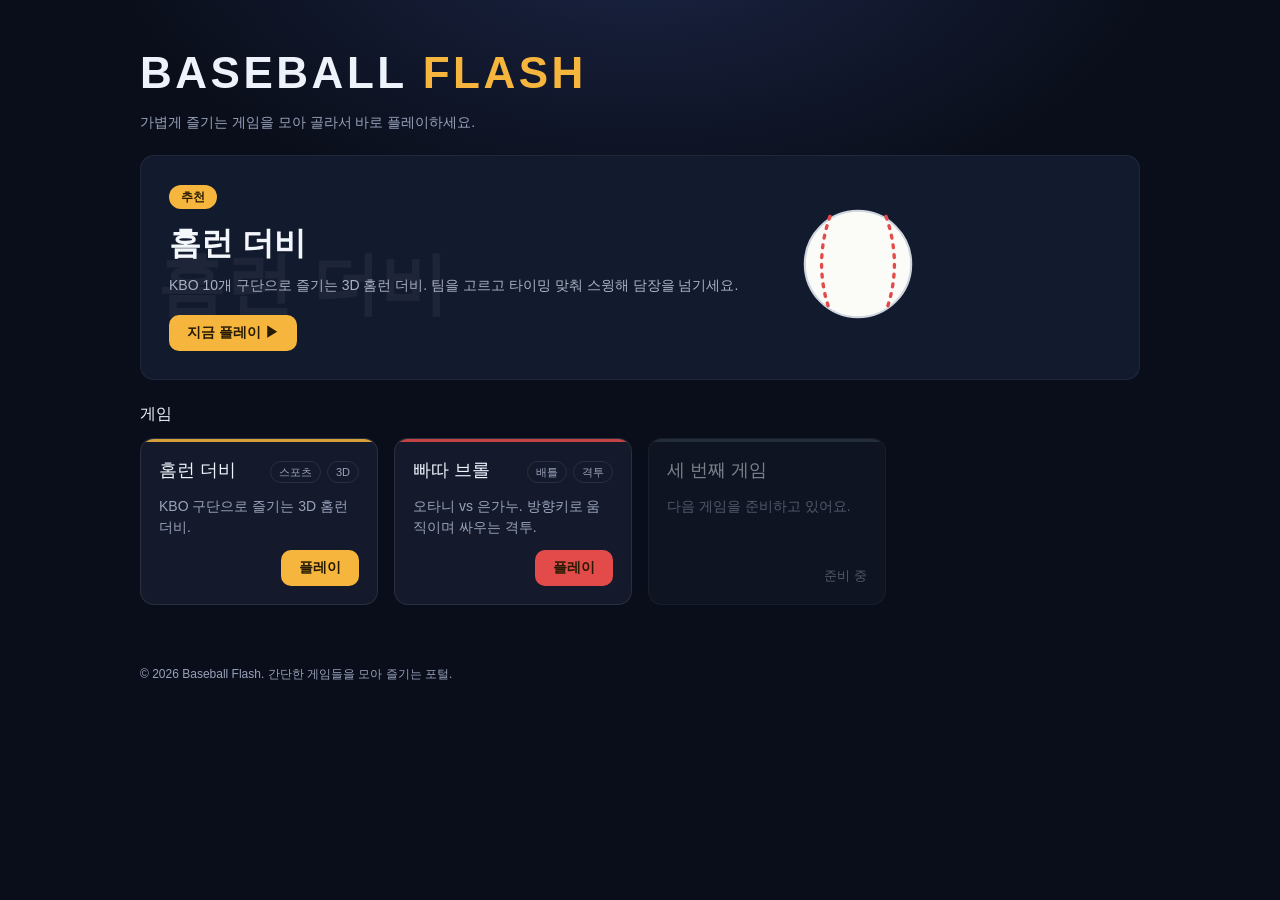
<file: index.html>
<!DOCTYPE html>
<html lang="ko">
<head>
<meta charset="utf-8">
<meta name="viewport" content="width=device-width, initial-scale=1">
<meta name="description" content="가볍게 즐기는 게임을 모아 바로 플레이하는 게임 포털, Baseball Flash">
<title>Baseball Flash — 게임 포털</title>
<link rel="stylesheet" href="styles.css">
</head>
<body>

<header class="site-head">
  <h1 class="wordmark">BASEBALL<span class="dot"> FLASH</span></h1>
  <p class="tagline">가볍게 즐기는 게임을 모아 골라서 바로 플레이하세요.</p>
</header>

<!-- 히어로: 대표 게임을 크게 노출 (내용은 portal.js가 매니페스트에서 채움) -->
<div class="hero-wrap">
  <section class="hero" id="hero" hidden aria-label="대표 게임">
    <div class="hero__bgword" id="heroBgWord" aria-hidden="true"></div>
    <div class="hero__body">
      <span class="hero__badge">추천</span>
      <h2 class="hero__title" id="heroTitle"></h2>
      <p class="hero__desc" id="heroDesc"></p>
      <button class="btn btn--play hero__cta" id="heroPlay">지금 플레이 ▶</button>
    </div>
    <div class="hero__art" aria-hidden="true">
      <svg width="140" height="140" viewBox="0 0 100 100">
        <circle cx="50" cy="50" r="38" fill="#fbfbf7" stroke="#cfd5de" stroke-width="1.5"/>
        <path d="M30 16 Q18 50 30 84" fill="none" stroke="#e24b4a" stroke-width="2.4" stroke-dasharray="2 5" stroke-linecap="round"/>
        <path d="M70 16 Q82 50 70 84" fill="none" stroke="#e24b4a" stroke-width="2.4" stroke-dasharray="2 5" stroke-linecap="round"/>
      </svg>
    </div>
  </section>
</div>

<div class="section-head"><h2 class="section-title">게임</h2></div>
<main id="grid" class="grid" aria-label="게임 목록"></main>

<footer class="site-foot">© 2026 Baseball Flash. 간단한 게임들을 모아 즐기는 포털.</footer>

<!-- 게임이 실행되는 슬롯(선택 시에만 iframe 생성, 나가면 파기) -->
<section id="player" class="player" hidden aria-label="게임 플레이어">
  <div class="player__bar">
    <h2 id="playerTitle" class="player__title"></h2>
    <button id="fsBtn" class="bar-btn" aria-label="전체화면">전체화면</button>
    <button id="exitBtn" class="bar-btn bar-btn--exit" aria-label="게임 나가기">나가기</button>
  </div>
  <div id="frameHost" class="frame-host"></div>
</section>

<script type="module" src="portal.js"></script>
</body>
</html>
</file>
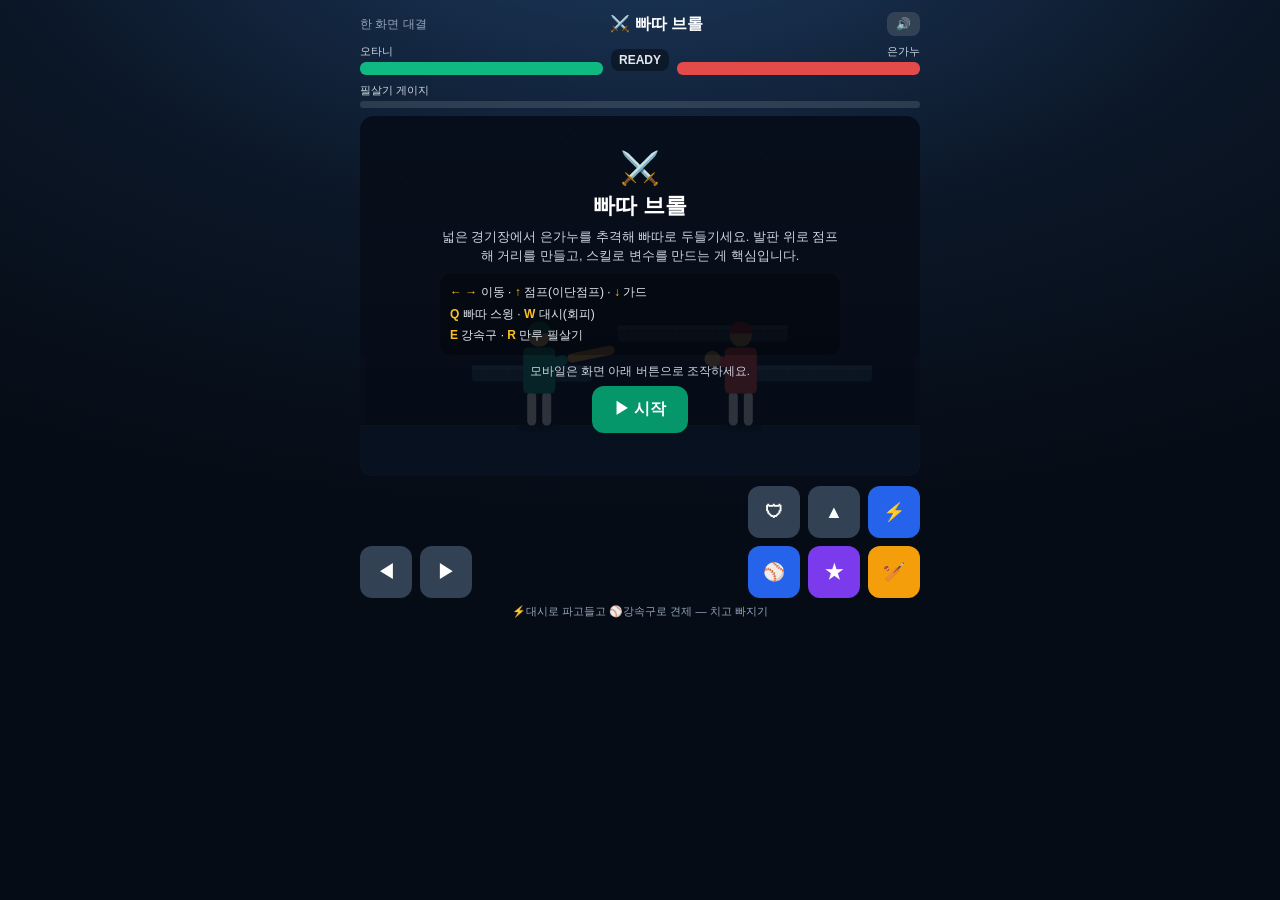
<file: battle.html>
<!DOCTYPE html>
<html lang="ko">
<head>
<meta charset="utf-8">
<meta name="viewport" content="width=device-width, initial-scale=1">
<title>빠따 브롤 — 오타니 vs 은가누 ⚔️</title>
<style>
  * { box-sizing: border-box; -webkit-tap-highlight-color: transparent; }
  html, body { margin: 0; padding: 0; }
  body {
    font-family: -apple-system, BlinkMacSystemFont, "Segoe UI", Roboto, "Apple SD Gothic Neo", "Malgun Gothic", sans-serif;
    background: radial-gradient(1200px 600px at 50% -10%, #1d3a5f 0%, #0b1626 55%, #060c16 100%);
    color: #fff; min-height: 100vh; display: flex; justify-content: center; align-items: flex-start; padding: 12px;
  }
  .wrap { width: 100%; max-width: 560px; }
  .head { display: flex; align-items: center; justify-content: space-between; margin-bottom: 8px; }
  .head h2 { font-size: 16px; margin: 0; }
  .mini-btn { font-size: 12px; padding: 5px 9px; border-radius: 8px; background: #334155; color: #fff; border: none; cursor: pointer; }
  .mini-btn:hover { background: #475569; }
  button { font-family: inherit; cursor: pointer; border: none; color: #fff; user-select: none; touch-action: manipulation; transition: background-color .1s; }
  button:disabled { cursor: default; opacity: .6; }

  .bars { display: flex; align-items: center; gap: 8px; margin-bottom: 8px; }
  .bars .col { flex: 1; }
  .bars .k { font-size: 11px; color: #cbd5e1; margin-bottom: 3px; }
  .bars .k.r { text-align: right; }
  .track { height: 13px; background: rgba(255,255,255,.12); border-radius: 6px; overflow: hidden; }
  .fill { height: 100%; transition: width .12s linear; }
  .fill.p { background: #10b981; }
  .fill.e { background: #e24b4a; margin-left: auto; }
  .track.flip { transform: scaleX(-1); }
  .round { font-size: 12px; font-weight: 800; color: #e2e8f0; background: rgba(0,0,0,.4); border-radius: 8px; padding: 4px 8px; white-space: nowrap; }
  .meterwrap { margin-bottom: 8px; }
  .meterwrap .k { font-size: 11px; color: #cbd5e1; margin-bottom: 3px; display: flex; justify-content: space-between; }
  .meterwrap .k b { color: #f6b53c; }
  .track.meter { height: 7px; }
  .fill.m { background: #f6b53c; }
  .fill.m.ready { background: #fbbf24; animation: pulse .7s infinite; }
  @keyframes pulse { 0%,100% { opacity: 1; } 50% { opacity: .5; } }

  .cvwrap { position: relative; width: 100%; border-radius: 14px; overflow: hidden; background: #0b1626; }
  canvas { display: block; width: 100%; height: auto; }

  .pad { display: flex; justify-content: space-between; gap: 10px; margin-top: 10px; align-items: flex-end; }
  .pad .side { display: flex; gap: 8px; flex-wrap: wrap; max-width: 200px; justify-content: flex-end; }
  .pbtn { width: 52px; height: 52px; border-radius: 12px; background: #334155; font-size: 18px; font-weight: 800; display: flex; align-items: center; justify-content: center; }
  .pbtn:active { background: #475569; }
  .pbtn.atk { background: #f59e0b; color: #0f172a; }
  .pbtn.atk:active { background: #d97706; }
  .pbtn.sp { background: #7c3aed; }
  .pbtn.skill { background: #2563eb; }
  .padhint { text-align: center; font-size: 11px; color: #94a3b8; margin-top: 6px; }

  .overlay { position: absolute; inset: 0; display: flex; align-items: center; justify-content: center; background: rgba(5,10,20,.82); text-align: center; padding: 16px; overflow-y: auto; }
  .overlay .card { max-width: 400px; width: 100%; }
  .overlay .emoji { font-size: 32px; }
  .overlay h1 { font-size: 22px; margin: 4px 0; }
  .overlay p { color: #cbd5e1; font-size: 13px; line-height: 1.5; margin: 6px 0; }
  .keys { font-size: 12px; color: #e2e8f0; background: rgba(0,0,0,.3); border-radius: 10px; padding: 8px 10px; margin: 8px 0; line-height: 1.8; text-align: left; }
  .keys b { color: #fbbf24; }
  .overlay .res { font-size: 26px; font-weight: 900; margin: 4px 0 2px; }
  .overlay .sub { font-size: 13.5px; color: #e2e8f0; margin-bottom: 12px; }
  .btn-green { background: #059669; border-radius: 12px; padding: 13px 22px; font-weight: 800; font-size: 16px; }
  .btn-green:hover { background: #10b981; }
  .tip { font-size: 11.5px; color: #94a3b8; margin-top: 10px; }
  [hidden] { display: none !important; }
</style>
</head>
<body>
<div class="wrap">
  <div class="head">
    <span style="font-size:12px;color:#94a3b8;">한 화면 대결</span>
    <h2>⚔️ 빠따 브롤</h2>
    <button id="muteBtn" class="mini-btn">🔊</button>
  </div>

  <div class="bars">
    <div class="col"><div class="k">오타니</div><div class="track"><div id="pHp" class="fill p" style="width:100%"></div></div></div>
    <div id="roundTag" class="round">READY</div>
    <div class="col"><div class="k r">은가누</div><div class="track flip"><div id="eHp" class="fill e" style="width:100%"></div></div></div>
  </div>
  <div class="meterwrap">
    <div class="k"><span>필살기 게이지</span><b id="meterState"></b></div>
    <div class="track meter"><div id="meter" class="fill m" style="width:0%"></div></div>
  </div>

  <div class="cvwrap" id="cvwrap">
    <canvas id="cv"></canvas>
    <div id="startOv" class="overlay">
      <div class="card">
        <div class="emoji">⚔️</div>
        <h1>빠따 브롤</h1>
        <p>넓은 경기장에서 은가누를 추격해 빠따로 두들기세요. 발판 위로 점프해 거리를 만들고, 스킬로 변수를 만드는 게 핵심입니다.</p>
        <div class="keys">
          <b>← →</b> 이동 · <b>↑</b> 점프(이단점프) · <b>↓</b> 가드<br>
          <b>Q</b> 빠따 스윙 · <b>W</b> 대시(회피)<br>
          <b>E</b> 강속구 · <b>R</b> 만루 필살기
        </div>
        <p style="font-size:11.5px">모바일은 화면 아래 버튼으로 조작하세요.</p>
        <button id="startBtn" class="btn-green">▶ 시작</button>
        <div id="bestLine" class="tip"></div>
      </div>
    </div>
    <div id="overOv" class="overlay" hidden>
      <div class="card">
        <div class="res" id="overRes">승리!</div>
        <div class="sub" id="overSub"></div>
        <div id="bestLine2" class="tip" style="margin-bottom:12px"></div>
        <button id="againBtn" class="btn-green">다시 하기</button>
      </div>
    </div>
  </div>

  <div class="pad" id="pad">
    <div class="side" style="max-width:none">
      <button class="pbtn" data-k="left">◀</button>
      <button class="pbtn" data-k="right">▶</button>
    </div>
    <div class="side">
      <button class="pbtn" data-k="guard">🛡</button>
      <button class="pbtn" data-k="jump">▲</button>
      <button class="pbtn skill" data-k="dash">⚡</button>
      <button class="pbtn skill" data-k="ball">⚾</button>
      <button class="pbtn sp" data-k="special">★</button>
      <button class="pbtn atk" data-k="attack">🏏</button>
    </div>
  </div>
  <div class="padhint">⚡대시로 파고들고 ⚾강속구로 견제 — 치고 빠지기</div>
</div>

<script>
window.addEventListener("load", function () {
  var rand = Math.random;
  var $ = function (id) { return document.getElementById(id); };
  var cv = $("cv"), ctx = cv.getContext("2d"), cvwrap = $("cvwrap");
  var W = 0, H = 0, GROUND = 0, SC = 1, ARENA_W = 1300, DPR = Math.min(window.devicePixelRatio || 1, 2);

  // ---- 오디오 ----
  var audio = null, muted = false;
  function ensureAudio() { if (muted) return null; try { if (!audio) audio = new (window.AudioContext || window.webkitAudioContext)(); if (audio.state === "suspended") audio.resume(); return audio; } catch (e) { return null; } }
  function tone(f, d, t, v, w) { t = t || "sine"; v = v || 0.05; w = w || 0; var ac = ensureAudio(); if (!ac) return; try { var o = ac.createOscillator(), g = ac.createGain(); o.type = t; o.frequency.value = f; o.connect(g); g.connect(ac.destination); var tt = ac.currentTime + w; g.gain.setValueAtTime(v, tt); g.gain.exponentialRampToValueAtTime(0.0001, tt + d); o.start(tt); o.stop(tt + d + 0.02); } catch (e) {} }
  function noise(d, v) { v = v || 0.08; var ac = ensureAudio(); if (!ac) return; try { var b = ac.createBuffer(1, Math.floor(ac.sampleRate * d), ac.sampleRate), ch = b.getChannelData(0); for (var i = 0; i < ch.length; i++) ch[i] = rand() * 2 - 1; var sc2 = ac.createBufferSource(); sc2.buffer = b; var g = ac.createGain(); g.gain.value = v; var fl = ac.createBiquadFilter(); fl.type = "lowpass"; fl.frequency.value = 1600; sc2.connect(fl); fl.connect(g); g.connect(ac.destination); var tt = ac.currentTime; g.gain.setValueAtTime(v, tt); g.gain.exponentialRampToValueAtTime(0.0001, tt + d); sc2.start(tt); sc2.stop(tt + d + 0.02); } catch (e) {} }
  function sfx(k) {
    if (k === "swing") { noise(0.06, 0.05); tone(300, 0.07, "triangle", 0.04); }
    else if (k === "hit") { noise(0.05, 0.14); tone(420, 0.06, "square", 0.06); }
    else if (k === "block") { tone(700, 0.05, "square", 0.05); noise(0.04, 0.06); }
    else if (k === "special") { tone(523, 0.12, "sawtooth", 0.05); tone(784, 0.14, "sawtooth", 0.05, 0.09); tone(1047, 0.22, "sawtooth", 0.05, 0.2); }
    else if (k === "jump") { tone(440, 0.08, "sine", 0.04); }
    else if (k === "dash") { noise(0.12, 0.06); tone(620, 0.08, "sawtooth", 0.04); }
    else if (k === "ball") { tone(880, 0.06, "square", 0.04); noise(0.05, 0.05); }
    else if (k === "ko") { tone(330, 0.12, "sine", 0.05); tone(247, 0.16, "sine", 0.05, 0.1); tone(180, 0.34, "sine", 0.05, 0.22); }
  }

  // ---- 입력 ----
  var keys = { left: false, right: false, guard: false };
  var req = { jump: false, attack: false, special: false, dash: false, ball: false };
  function press(k) {
    if (k === "left" || k === "right" || k === "guard") keys[k] = true;
    else req[k] = true;
  }
  function release(k) { if (k === "left" || k === "right" || k === "guard") keys[k] = false; }
  var KMAP = { ArrowLeft: "left", ArrowRight: "right", ArrowUp: "jump", ArrowDown: "guard", KeyQ: "attack", KeyW: "dash", KeyE: "ball", KeyR: "special" };
  window.addEventListener("keydown", function (e) {
    var k = KMAP[e.code]; if (!k) return; e.preventDefault();
    if (game.phase !== "fight") { if ((k === "attack" || k === "jump") && !e.repeat) startGame(); return; }
    if (!e.repeat || k === "left" || k === "right" || k === "guard") press(k);
  });
  window.addEventListener("keyup", function (e) {
    var k = ({ ArrowLeft: "left", ArrowRight: "right", ArrowDown: "guard" })[e.code];
    if (k) { e.preventDefault(); release(k); }
  });
  Array.prototype.forEach.call(document.querySelectorAll("#pad .pbtn"), function (b) {
    var k = b.getAttribute("data-k");
    b.addEventListener("pointerdown", function (e) { e.preventDefault(); if (game.phase === "fight") press(k); else startGame(); ensureAudio(); });
    b.addEventListener("pointerup", function (e) { e.preventDefault(); release(k); });
    b.addEventListener("pointerleave", function () { release(k); });
    b.addEventListener("pointercancel", function () { release(k); });
  });

  // ---- 파이터/발판/투사체 ----
  function makeFighter(opts) {
    return {
      x: opts.x, y: 0, vx: 0, vy: 0, onGround: true, face: opts.face,
      hp: 100, hpMax: 100, color: opts.color, helmet: opts.helmet, isPlayer: !!opts.isPlayer,
      attacking: false, atkType: null, atkT: 0, hasHit: false, atkCd: 0,
      hitstun: 0, iframe: 0, blocking: false, walkPhase: 0,
      dashT: 0, dashCd: 0, ballCd: 0, surfaceY: 0, jumps: 2
    };
  }
  var game = { phase: "start", meter: 0, startTime: 0, clearMs: 0, win: false, shakeT: -1e9, flash: null, camX: 0, koT: -1 };
  var P, E, platforms = [], balls = [], BEST = null;

  var MOVES = {
    swing:   { windup: 0.08, active: 0.12, recover: 0.22, reach: 64, top: 96, dmg: 9,  kb: 210, launch: 0,    meterGain: 12, cd: 0.16 },
    punch:   { windup: 0.20, active: 0.09, recover: 0.26, reach: 52, top: 86, dmg: 11, kb: 200, launch: 0,    meterGain: 0,  cd: 0.12 },
    special: { windup: 0.16, active: 0.16, recover: 0.36, reach: 90, top: 110,dmg: 18, kb: 540, launch: -560, meterGain: 0,  cd: 0.20 }
  };
  var GRAV = 2200, JUMP = -700;

  function buildPlatforms() {
    platforms = [
      { x: ARENA_W * 0.20, w: 120 * SC, y: GROUND - 60 * SC },
      { x: ARENA_W * 0.46, w: 170 * SC, y: GROUND - 100 * SC },
      { x: ARENA_W * 0.70, w: 120 * SC, y: GROUND - 60 * SC }
    ];
  }
  function resetGame() {
    var m = muted;
    P = makeFighter({ x: ARENA_W * 0.32, face: 1, color: "#0d9488", helmet: "#0f766e", isPlayer: true });
    E = makeFighter({ x: ARENA_W * 0.68, face: -1, color: "#e24b4a", helmet: "#a32d2d" });
    P.y = E.y = GROUND; P.surfaceY = E.surfaceY = GROUND; balls = [];
    game.phase = "start"; game.meter = 0; game.win = false; game.clearMs = 0; game.flash = null; game.koT = -1;
    game.camX = 0;
    E.hp = E.hpMax = 120;
    muted = m;
  }
  function clamp(v, a, b) { return v < a ? a : v > b ? b : v; }

  function size() {
    W = cvwrap.clientWidth || 360;
    H = Math.round(W * 0.66); if (H > 360) H = 360;
    cv.width = W * DPR; cv.height = H * DPR; cv.style.height = H + "px";
    ctx.setTransform(DPR, 0, 0, DPR, 0, 0);
    GROUND = H * 0.86; SC = Math.max(0.6, W / 560);
    ARENA_W = W;
    buildPlatforms();
    if (P) { P.y = Math.min(P.y, GROUND); E.y = Math.min(E.y, GROUND); }
  }

  // ---- 전투 ----
  function startAttack(f, type) { f.attacking = true; f.atkType = type; f.atkT = 0; f.hasHit = false; sfx(type === "special" ? "special" : "swing"); }
  function bodyRect(f) { var hw = 22 * SC, bh = 96 * SC; return { x: f.x - hw, y: f.y - bh, w: hw * 2, h: bh }; }
  function atkRect(f) {
    var mv = MOVES[f.atkType], reach = mv.reach * SC, topH = mv.top * SC;
    var x = f.face > 0 ? f.x + 8 * SC : f.x - 8 * SC - reach;
    return { x: x, y: f.y - topH, w: reach, h: topH * 0.72 };
  }
  function overlap(a, b) { return a.x < b.x + b.w && a.x + a.w > b.x && a.y < b.y + b.h && a.y + a.h > b.y; }

  function applyHit(att, def, mv) {
    var blocked = def.blocking && def.face === -att.face && def.onGround;
    var dmg = blocked ? mv.dmg * 0.25 : mv.dmg;
    def.hp = Math.max(0, def.hp - dmg);
    var kb = blocked ? mv.kb * 0.35 : mv.kb;
    def.vx = kb * att.face; if (!blocked && mv.launch) { def.vy = mv.launch; def.onGround = false; }
    def.hitstun = blocked ? 0.12 : (mv.launch ? 0.5 : 0.28);
    def.iframe = 0.12; def.attacking = false;
    game.shakeT = performance.now();
    if (blocked) { sfx("block"); flash("가드", "#cbd5e1", def); }
    else {
      sfx("hit");
      if (mv === MOVES.special) flash("만루 홈런!", "#fbbf24", def);
      if (att.isPlayer) game.meter = Math.min(100, game.meter + (mv.meterGain || 0));
      else game.meter = Math.min(100, game.meter + 6);
    }
    att.hasHit = true;
  }
  function flash(text, color, who) { game.flash = { text: text, color: color, t0: performance.now(), x: who ? who.x : (game.camX + W / 2), y: (who ? who.y : GROUND) - 120 * SC }; }

  function stepAttack(f, dt) {
    if (!f.attacking) { if (f.atkCd > 0) f.atkCd -= dt; return; }
    var mv = MOVES[f.atkType]; f.atkT += dt;
    var aStart = mv.windup, aEnd = mv.windup + mv.active, total = aEnd + mv.recover;
    if (f.atkT >= aStart && f.atkT < aEnd && !f.hasHit) {
      var hb = atkRect(f), other = (f === P) ? E : P;
      if (other.iframe <= 0 && overlap(hb, bodyRect(other))) applyHit(f, other, mv);
    }
    if (f.atkT >= total) { f.attacking = false; f.atkCd = mv.cd; }
  }

  function throwBall(f) {
    balls.push({ x: f.x + f.face * 24 * SC, y: f.y - 70 * SC, vx: f.face * 820, owner: f, life: 1.8 });
    sfx("ball");
  }
  function stepBalls(dt) {
    for (var i = balls.length - 1; i >= 0; i--) {
      var b = balls[i]; b.x += b.vx * dt; b.life -= dt;
      var other = b.owner === P ? E : P;
      var br = { x: b.x - 7 * SC, y: b.y - 7 * SC, w: 14 * SC, h: 14 * SC };
      if (other.iframe <= 0 && overlap(br, bodyRect(other))) {
        other.hp = Math.max(0, other.hp - 6); other.vx = 220 * (b.vx > 0 ? 1 : -1);
        other.hitstun = 0.2; other.iframe = 0.1; game.shakeT = performance.now();
        sfx("hit"); flash("강속구!", "#bfdbfe", other);
        if (b.owner.isPlayer) game.meter = Math.min(100, game.meter + 5);
        balls.splice(i, 1); continue;
      }
      if (b.life <= 0 || b.x < -20 || b.x > ARENA_W + 20) balls.splice(i, 1);
    }
  }

  function physics(f, dt) {
    var prevY = f.y;
    f.vy += GRAV * dt; f.y += f.vy * dt;
    var landed = false, surf = GROUND;
    if (f.vy >= 0) {
      for (var i = 0; i < platforms.length; i++) {
        var p = platforms[i];
        if (f.x > p.x && f.x < p.x + p.w && prevY <= p.y + 2 && f.y >= p.y) { f.y = p.y; f.vy = 0; f.onGround = true; landed = true; surf = p.y; break; }
      }
    }
    if (!landed) {
      if (f.y >= GROUND) { f.y = GROUND; f.vy = 0; f.onGround = true; surf = GROUND; }
      else f.onGround = false;
    }
    f.surfaceY = surf;
    if (f.onGround) f.jumps = 2;
    f.x += f.vx * dt;
    var margin = 26 * SC; f.x = clamp(f.x, margin, ARENA_W - margin);
    if (f.iframe > 0) f.iframe -= dt;
    if (f.hitstun > 0) { f.hitstun -= dt; f.vx -= f.vx * Math.min(1, 6 * dt); }
  }

  function controlPlayer(dt) {
    if (P.dashCd > 0) P.dashCd -= dt; if (P.ballCd > 0) P.ballCd -= dt;
    if (P.hitstun > 0) { req.jump = req.attack = req.special = req.dash = req.ball = false; return; }
    if (P.dashT > 0) { P.dashT -= dt; req.jump = req.attack = req.special = req.dash = req.ball = false; return; }
    if (!P.attacking) P.face = (E.x >= P.x) ? 1 : -1;
    P.blocking = keys.guard && P.onGround && !P.attacking;
    if (!P.attacking && !P.blocking) { var spd = 245; P.vx = 0; if (keys.left) P.vx -= spd; if (keys.right) P.vx += spd; }
    else if (P.attacking) P.vx -= P.vx * Math.min(1, 10 * dt);
    if (req.jump && P.jumps > 0 && !P.attacking && !P.blocking) { P.vy = JUMP * (P.onGround ? 1 : 0.9); P.onGround = false; P.jumps--; sfx("jump"); }
    if (req.dash && P.dashCd <= 0 && !P.attacking) { P.dashT = 0.18; P.vx = P.face * 820; P.iframe = 0.22; P.dashCd = 0.72; sfx("dash"); }
    if (req.ball && P.ballCd <= 0 && !P.attacking && !P.blocking) { throwBall(P); P.ballCd = 1.25; }
    if (req.attack && !P.attacking && P.atkCd <= 0 && !P.blocking) startAttack(P, "swing");
    if (req.special && !P.attacking && game.meter >= 100) { game.meter = 0; startAttack(P, "special"); }
    req.jump = req.attack = req.special = req.dash = req.ball = false;
  }

  var aiTimer = 0, aiWant = 0;
  function controlAI(dt) {
    if (E.hitstun > 0) { E.blocking = false; return; }
    var dist = P.x - E.x, ad = Math.abs(dist);
    if (!E.attacking) E.face = dist >= 0 ? 1 : -1;
    var lost = 1 - E.hp / E.hpMax, aggro = 0.5 + lost * 0.5, spd = 175 + lost * 90;
    aiTimer -= dt; E.blocking = false;
    if (E.attacking) { E.vx -= E.vx * Math.min(1, 10 * dt); return; }
    if (ad < 58 * SC) {
      if (E.atkCd <= 0 && rand() < (1.0 + aggro) * dt * 8) { startAttack(E, "punch"); E.vx = 0; return; }
      if (P.attacking && rand() < 0.62) { E.blocking = true; E.vx = 0; return; }
      if (aiTimer <= 0) { aiWant = rand() < 0.4 ? -1 : 0; aiTimer = 0.3 + rand() * 0.4; }
      E.vx = aiWant * spd * 0.7 * E.face;
    } else {
      E.vx = (dist > 0 ? 1 : -1) * spd;
      if (E.onGround && rand() < dt * (0.4 + aggro)) { E.vy = JUMP * 0.85; E.onGround = false; }
    }
  }

  // ---- 그리기 ----
  function rr(x, y, w, h, r) {
    r = r == null ? 5 * SC : r; var rad = Math.min(r, Math.abs(w) / 2, Math.abs(h) / 2);
    if (w < 0) { x += w; w = -w; } if (h < 0) { y += h; h = -h; }
    ctx.beginPath(); ctx.moveTo(x + rad, y);
    ctx.arcTo(x + w, y, x + w, y + h, rad); ctx.arcTo(x + w, y + h, x, y + h, rad);
    ctx.arcTo(x, y + h, x, y, rad); ctx.arcTo(x, y, x + w, y, rad); ctx.closePath();
  }
  function drawFighter(f, now) {
    var blink = f.iframe > 0 && Math.floor(now / 60) % 2 === 0;
    ctx.save(); ctx.translate(f.x, f.y); ctx.scale(f.face, 1);
    if (blink) ctx.globalAlpha = 0.5;
    var s = SC, moving = Math.abs(f.vx) > 5 && f.onGround;
    if (moving) f.walkPhase += 0.25; else f.walkPhase *= 0.8;
    var legSwing = Math.sin(f.walkPhase) * (moving ? 8 : 0) * s, airTuck = f.onGround ? 0 : 6 * s;
    ctx.fillStyle = "#e8e8e8";
    rr(-12 * s, -34 * s + airTuck, 9 * s, 34 * s - airTuck + legSwing); ctx.fill();
    rr(3 * s, -34 * s + airTuck, 9 * s, 34 * s - airTuck - legSwing); ctx.fill();
    var lean = f.hitstun > 0 ? -0.18 : (f.dashT > 0 ? 0.3 : (f.attacking ? 0.12 : 0));
    ctx.save(); ctx.rotate(lean);
    ctx.fillStyle = f.color; rr(-16 * s, -78 * s, 32 * s, 46 * s); ctx.fill();
    var armA = -0.3, ext = 16 * s;
    if (f.attacking) {
      var mv = MOVES[f.atkType];
      if (f.isPlayer || f.atkType === "special") { var sp = Math.min(1, f.atkT / (mv.windup + mv.active)); armA = -1.5 + 2.6 * (1 - (1 - sp) * (1 - sp)); }
      else { if (f.atkT < mv.windup) armA = -0.3 - 0.5 * (f.atkT / mv.windup); else { armA = -0.1; ext = (16 + 26 * Math.min(1, (f.atkT - mv.windup) / mv.active)) * s; } }
    } else if (f.blocking) armA = -1.4;
    ctx.save(); ctx.translate(13 * s, -62 * s); ctx.rotate(armA);
    ctx.fillStyle = f.color; rr(0, -5 * s, ext, 10 * s); ctx.fill();
    if (f.isPlayer || f.atkType === "special") { ctx.save(); ctx.translate(ext, 0); ctx.rotate(0.1); ctx.fillStyle = "#c98a3a"; rr(0, -4.5 * s, (f.atkType === "special" ? 58 : 48) * s, 9 * s); ctx.fill(); ctx.restore(); }
    else { ctx.fillStyle = "#c89060"; ctx.beginPath(); ctx.arc(ext, 0, 8 * s, 0, 7); ctx.fill(); }
    ctx.restore(); ctx.restore();
    ctx.fillStyle = f.isPlayer ? "#f0c08a" : "#c89060"; ctx.beginPath(); ctx.arc(0, -90 * s, 11 * s, 0, 7); ctx.fill();
    ctx.fillStyle = f.helmet; ctx.beginPath(); ctx.arc(0, -92 * s, 12 * s, Math.PI, 0); ctx.fill();
    ctx.restore();
  }
  function drawPlatform(p) {
    ctx.fillStyle = "#26405f"; rr(p.x, p.y, p.w, 16 * SC, 4 * SC); ctx.fill();
    ctx.fillStyle = "#3a5a82"; ctx.fillRect(p.x, p.y, p.w, 4 * SC);
    ctx.strokeStyle = "rgba(255,255,255,.08)"; ctx.lineWidth = 1;
    for (var gx = p.x + 14 * SC; gx < p.x + p.w; gx += 22 * SC) { ctx.beginPath(); ctx.moveTo(gx, p.y + 4 * SC); ctx.lineTo(gx, p.y + 16 * SC); ctx.stroke(); }
  }
  function drawBall(b) {
    ctx.fillStyle = "#f8fafc"; ctx.beginPath(); ctx.arc(b.x, b.y, 7 * SC, 0, 7); ctx.fill();
    ctx.strokeStyle = "#e24b4a"; ctx.lineWidth = 1.4; ctx.beginPath(); ctx.arc(b.x - 2 * SC, b.y, 5 * SC, -0.6, 0.6); ctx.stroke();
  }
  var FONT = '-apple-system, "Apple SD Gothic Neo", "Malgun Gothic", sans-serif';

  function draw(now) {
    var g = ctx.createLinearGradient(0, 0, 0, H); g.addColorStop(0, "#13243f"); g.addColorStop(1, "#0a1320");
    ctx.fillStyle = g; ctx.fillRect(0, 0, W, H);
    ctx.fillStyle = "rgba(255,255,255,.06)";
    for (var i = 0; i < 80; i++) { var px = ((i * 71) - game.camX * 0.3) % (W + 40); if (px < 0) px += W + 40; var py = (i * 37) % (H * 0.5); ctx.fillRect(px - 20, py, 2, 2); }

    var shake = Math.max(0, 1 - (now - game.shakeT) / 200) * 5;
    ctx.save();
    if (shake > 0.2) ctx.translate((rand() * 2 - 1) * shake, (rand() * 2 - 1) * shake);
    ctx.translate(-game.camX, 0);

    ctx.fillStyle = "#16325a"; ctx.fillRect(0, GROUND, ARENA_W, H - GROUND);
    ctx.strokeStyle = "rgba(255,255,255,.10)"; ctx.beginPath(); ctx.moveTo(0, GROUND); ctx.lineTo(ARENA_W, GROUND); ctx.stroke();
    // 경기장 양끝 벽
    ctx.fillStyle = "rgba(255,255,255,.05)"; ctx.fillRect(0, GROUND - 70 * SC, 6, 70 * SC); ctx.fillRect(ARENA_W - 6, GROUND - 70 * SC, 6, 70 * SC);
    platforms.forEach(drawPlatform);
    ctx.fillStyle = "rgba(0,0,0,.28)";
    [P, E].forEach(function (f) { var sw = 22 * SC * (f.onGround ? 1 : 0.7); ctx.beginPath(); ctx.ellipse(f.x, f.surfaceY + 2, sw, 5 * SC, 0, 0, 7); ctx.fill(); });
    balls.forEach(drawBall);
    var order = P.x <= E.x ? [E, P] : [P, E];
    drawFighter(order[0], now); drawFighter(order[1], now);
    if (game.flash) {
      var fa = 1 - (now - game.flash.t0) / 800;
      if (fa > 0) { ctx.globalAlpha = Math.max(0, fa); ctx.fillStyle = game.flash.color; ctx.font = "900 " + Math.round(18 * SC) + "px " + FONT; ctx.textAlign = "center"; ctx.fillText(game.flash.text, game.flash.x, game.flash.y - (1 - fa) * 16); ctx.globalAlpha = 1; }
      else game.flash = null;
    }
    ctx.restore();
  }

  function hud() {
    $("pHp").style.width = (P.hp / P.hpMax * 100) + "%";
    $("eHp").style.width = (E.hp / E.hpMax * 100) + "%";
    var m = $("meter"); m.style.width = game.meter + "%"; m.className = "fill m" + (game.meter >= 100 ? " ready" : "");
    $("meterState").textContent = game.meter >= 100 ? "R — 만루 필살기!" : "";
    if (game.phase === "fight") $("roundTag").textContent = "FIGHT";
  }

  var last = performance.now();
  function loop(now) {
    requestAnimationFrame(loop);
    var dt = (now - last) / 1000; last = now; if (dt > 0.04) dt = 0.04;
    if (game.phase === "fight") {
      controlPlayer(dt); controlAI(dt);
      stepAttack(P, dt); stepAttack(E, dt); stepBalls(dt);
      physics(P, dt); physics(E, dt);
      game.camX = 0;
      if ((P.hp <= 0 || E.hp <= 0) && game.koT < 0) { game.koT = now; endSoon(); }
    }
    hud(); draw(now);
  }
  function endSoon() {
    game.win = E.hp <= 0 && P.hp > 0; sfx("ko");
    flash(game.win ? "K.O." : "DOWN", game.win ? "#fde047" : "#fca5a5", game.win ? E : P);
    if (game.win) { game.clearMs = Math.round(performance.now() - game.startTime); if (BEST == null || game.clearMs < BEST) BEST = game.clearMs; }
    setTimeout(function () { game.phase = "over"; showOver(); }, 900);
  }
  function startGame() { resetGame(); game.phase = "fight"; game.koT = -1; game.startTime = performance.now(); $("startOv").hidden = true; $("overOv").hidden = true; ensureAudio(); }
  function showOver() {
    $("overRes").textContent = game.win ? "🎉 승리!" : "패배…";
    $("overRes").style.color = game.win ? "#fde047" : "#fca5a5";
    $("overSub").textContent = game.win ? ("은가누 KO! · 기록 " + (game.clearMs / 1000).toFixed(1) + "초") : "오타니가 쓰러졌습니다.";
    $("bestLine2").textContent = BEST != null ? ("세션 최고 기록: " + (BEST / 1000).toFixed(1) + "초") : "";
    $("overOv").hidden = false;
  }

  $("startBtn").addEventListener("click", startGame);
  $("againBtn").addEventListener("click", startGame);
  $("muteBtn").addEventListener("click", function () { muted = !muted; $("muteBtn").textContent = muted ? "🔇" : "🔊"; });
  window.addEventListener("resize", size);

  size(); resetGame(); size();
  loop(performance.now());
});
</script>
</body>
</html>
</file>
<file: styles.css>
/* styles.css — Baseball Flash 포털 셸 스타일 (히어로 + 그리드) */
:root {
  --bg: #0a0e1a;
  --surface: #141a2b;
  --surface-2: #1c243c;
  --hero-bg: #121a2e;
  --line: rgba(255, 255, 255, 0.09);
  --text: #eef2fb;
  --muted: #98a2bb;
  --accent: #f6b53c;
  --radius: 14px;
  --radius-sm: 10px;
  --maxw: 1040px;
  --font: -apple-system, BlinkMacSystemFont, "Segoe UI", Roboto,
          "Apple SD Gothic Neo", "Malgun Gothic", sans-serif;
}

* { box-sizing: border-box; }
html, body { margin: 0; padding: 0; }
body {
  font-family: var(--font);
  background:
    radial-gradient(900px 500px at 50% -8%, #1b2545 0%, transparent 60%),
    var(--bg);
  color: var(--text);
  min-height: 100vh;
  line-height: 1.5;
}
body.is-playing { overflow: hidden; }

button { font-family: inherit; cursor: pointer; border: none; color: inherit; }
:focus-visible { outline: 2px solid var(--accent); outline-offset: 2px; border-radius: 6px; }

/* 헤더 */
.site-head { max-width: var(--maxw); margin: 0 auto; padding: 40px 20px 14px; }
.wordmark { font-size: clamp(28px, 5.5vw, 44px); font-weight: 800; letter-spacing: 0.08em; margin: 0; }
.wordmark .dot { color: var(--accent); }
.tagline { color: var(--muted); margin: 6px 0 0; font-size: 14px; }

/* 히어로(대표 게임) */
.hero-wrap { max-width: var(--maxw); margin: 0 auto; padding: 8px 20px 0; }
.hero {
  --accent: #f6b53c;
  position: relative; overflow: hidden;
  background: var(--hero-bg);
  border: 1px solid rgba(255, 255, 255, 0.06);
  border-radius: var(--radius);
  padding: 28px;
  min-height: 200px;
  display: flex; align-items: center; gap: 16px;
}
.hero[hidden] { display: none; }
.hero__bgword {
  position: absolute; left: 16px; top: 34%;
  font-size: clamp(40px, 9vw, 68px); font-weight: 800;
  color: rgba(255, 255, 255, 0.05); white-space: nowrap; pointer-events: none;
}
.hero__body { position: relative; z-index: 1; flex: 1; max-width: 64%; }
.hero__badge {
  display: inline-block; font-size: 12px; font-weight: 700;
  color: #261a02; background: var(--accent); border-radius: 999px; padding: 3px 12px;
}
.hero__title { font-size: clamp(24px, 5vw, 32px); font-weight: 800; color: #f3f6fb; margin: 10px 0 8px; }
.hero__desc { font-size: 14px; color: #aab2c2; line-height: 1.55; margin: 0 0 18px; }
.hero__cta { font-size: 15px; padding: 11px 20px; }
.hero__art { position: relative; z-index: 1; flex: none; }
@media (max-width: 560px) {
  .hero { padding: 22px; }
  .hero__art { display: none; }
  .hero__body { max-width: 100%; }
}

/* 섹션 제목 */
.section-head { max-width: var(--maxw); margin: 0 auto; padding: 22px 20px 0; }
.section-title { font-size: 16px; font-weight: 500; color: var(--text); margin: 0; }

/* 그리드 */
.grid {
  max-width: var(--maxw);
  margin: 0 auto;
  padding: 12px 20px 60px;
  display: grid;
  gap: 16px;
  grid-template-columns: repeat(auto-fill, minmax(220px, 1fr));
}
.card {
  --accent: #7c8cff;
  background: var(--surface);
  border: 1px solid var(--line);
  border-radius: var(--radius);
  padding: 18px;
  display: flex; flex-direction: column; gap: 12px;
  position: relative; overflow: hidden;
}
.card::before { content: ""; position: absolute; inset: 0 0 auto 0; height: 3px; background: var(--accent); opacity: 0.85; }
.card--soon { opacity: 0.5; }
.card__top { display: flex; align-items: baseline; justify-content: space-between; gap: 10px; }
.card__title { font-size: 18px; font-weight: 500; margin: 0; }
.card__tags { display: flex; gap: 6px; flex-wrap: wrap; }
.tag { font-size: 11px; color: var(--muted); border: 1px solid var(--line); border-radius: 999px; padding: 2px 8px; }
.card__desc { color: var(--muted); font-size: 14px; margin: 0; flex: 1; }
.card__foot { display: flex; align-items: center; justify-content: flex-end; }
.card__actions { display: flex; gap: 8px; }
.soon-label { font-size: 13px; color: var(--muted); }

.btn { border-radius: var(--radius-sm); padding: 9px 18px; font-weight: 700; font-size: 14px; transition: transform .08s ease, background-color .12s ease; }
.btn:active { transform: translateY(1px); }
.btn--play { background: var(--accent); color: #261a02; }
.btn--play:hover { background: #ffc659; }

/* 플레이어(게임 슬롯) */
.player { position: fixed; inset: 0; z-index: 50; background: #05080f; display: flex; flex-direction: column; }
.player[hidden] { display: none; }
.player__bar { display: flex; align-items: center; gap: 12px; padding: 10px 14px; background: var(--surface); border-bottom: 1px solid var(--line); }
.player__title { font-size: 15px; font-weight: 700; flex: 1; margin: 0; }
.bar-btn { background: var(--surface-2); border: 1px solid var(--line); border-radius: var(--radius-sm); padding: 8px 14px; font-size: 13px; font-weight: 600; }
.bar-btn:hover { background: #28324f; }
.bar-btn--exit { background: transparent; }
.frame-host { flex: 1; min-height: 0; background: #05080f; }
.frame { width: 100%; height: 100%; border: 0; display: block; }

.site-foot { max-width: var(--maxw); margin: 0 auto; padding: 0 20px 40px; color: var(--muted); font-size: 12px; }

@media (prefers-reduced-motion: reduce) { * { transition: none !important; animation: none !important; } }
</file>
